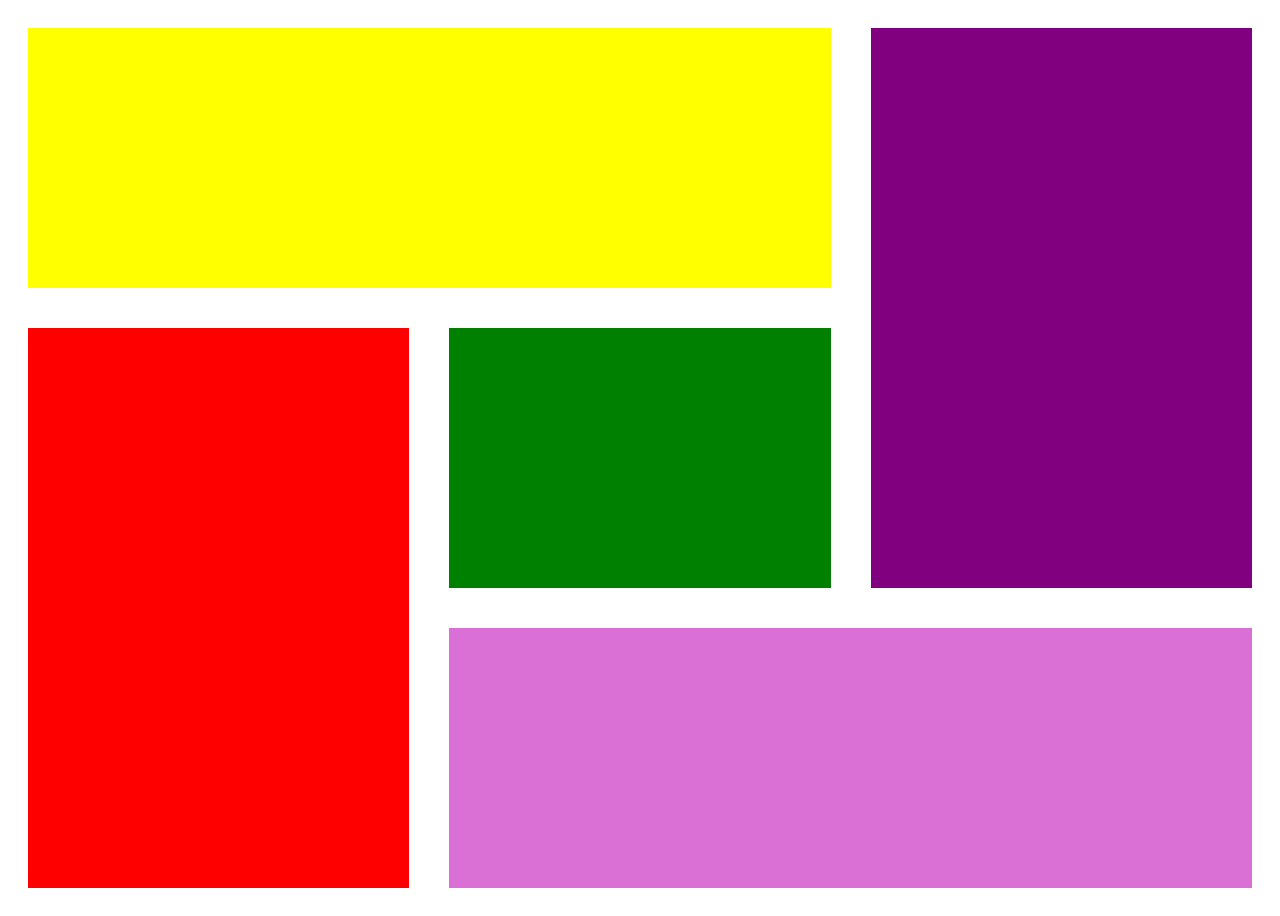
<file: gridwork/index.html>
<!DOCTYPE html>
<html lang="en">

<head>
  <meta charset="UTF-8">
  <meta http-equiv="X-UA-Compatible" content="IE=edge">
  <meta name="viewport" content="width=device-width, initial-scale=1.0">
  <title>Document</title>

  <link rel="stylesheet" href="style.css">
</head>

<body>

  <div class="yellow"></div>
  <div class="purple"></div>
  <div class="green"></div>
  <div class="red"></div>
  <div class="orchid"></div>

</body>

</html>
</file>
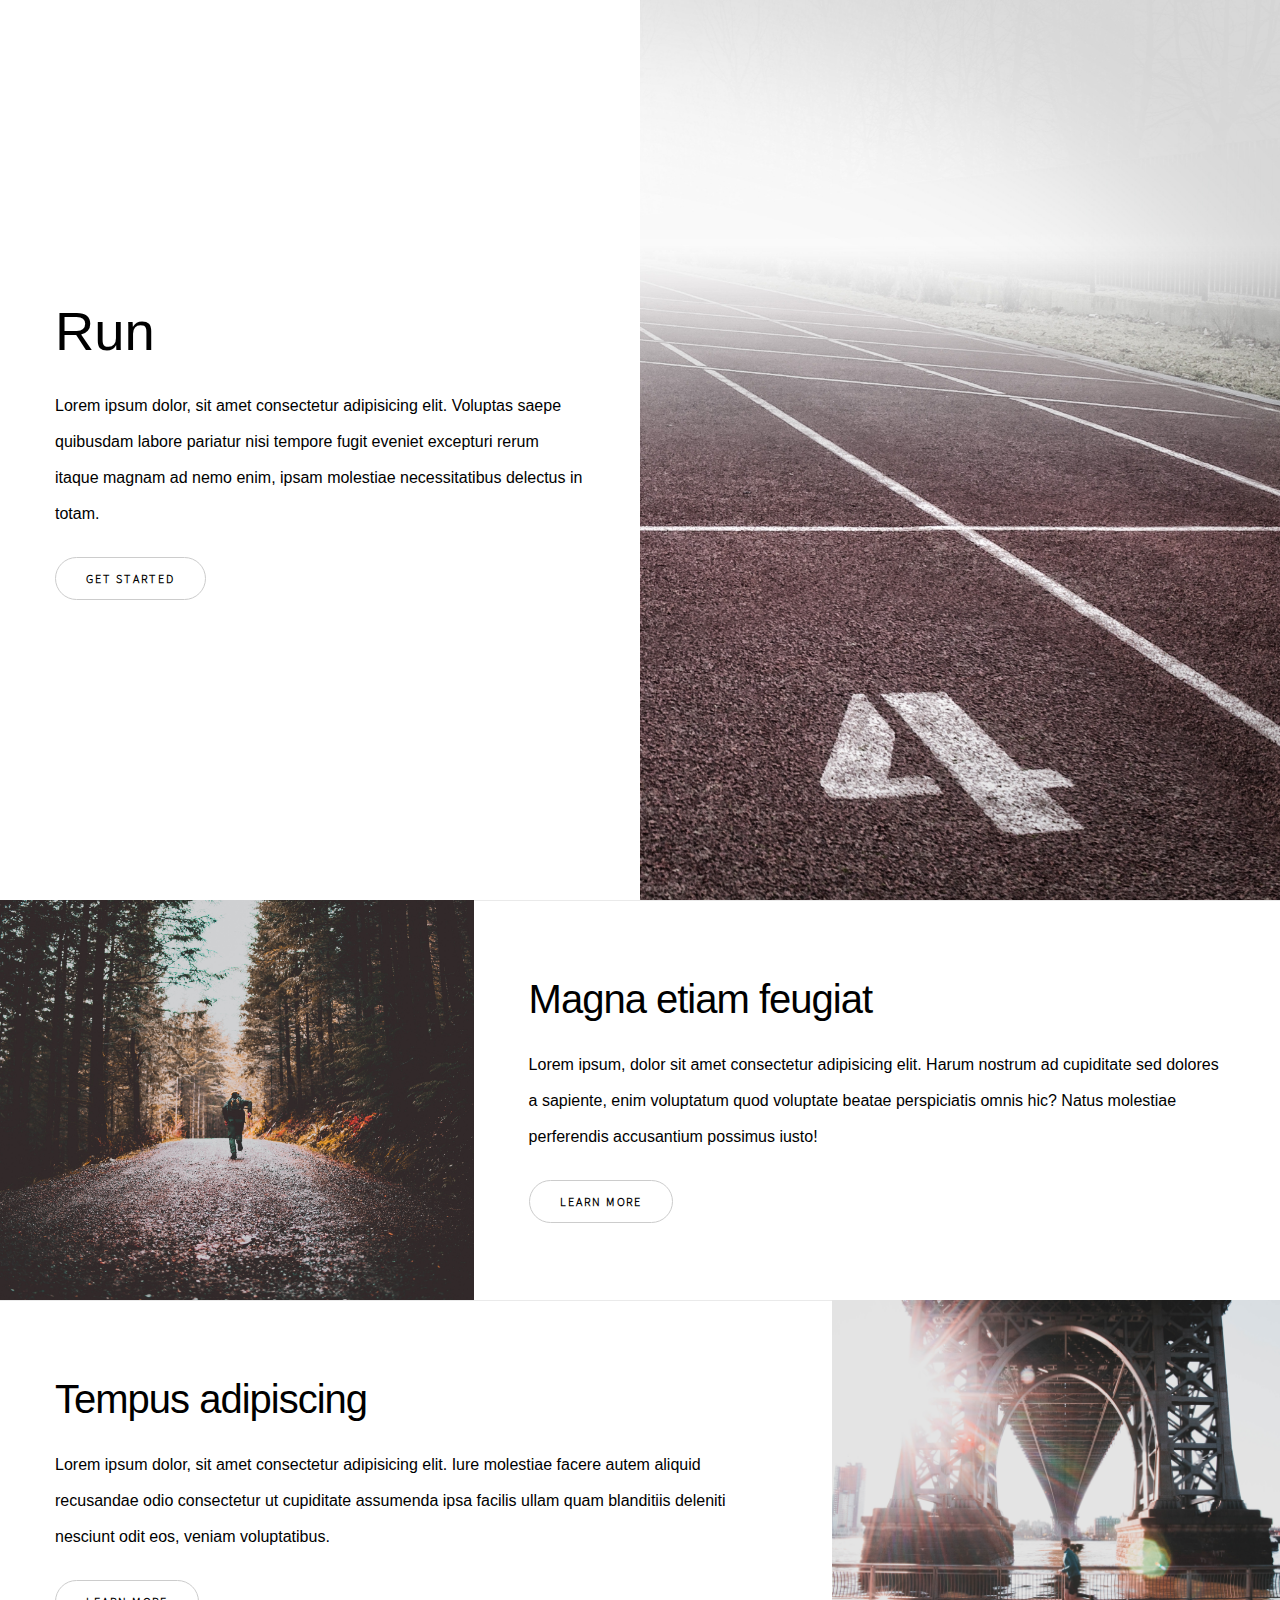
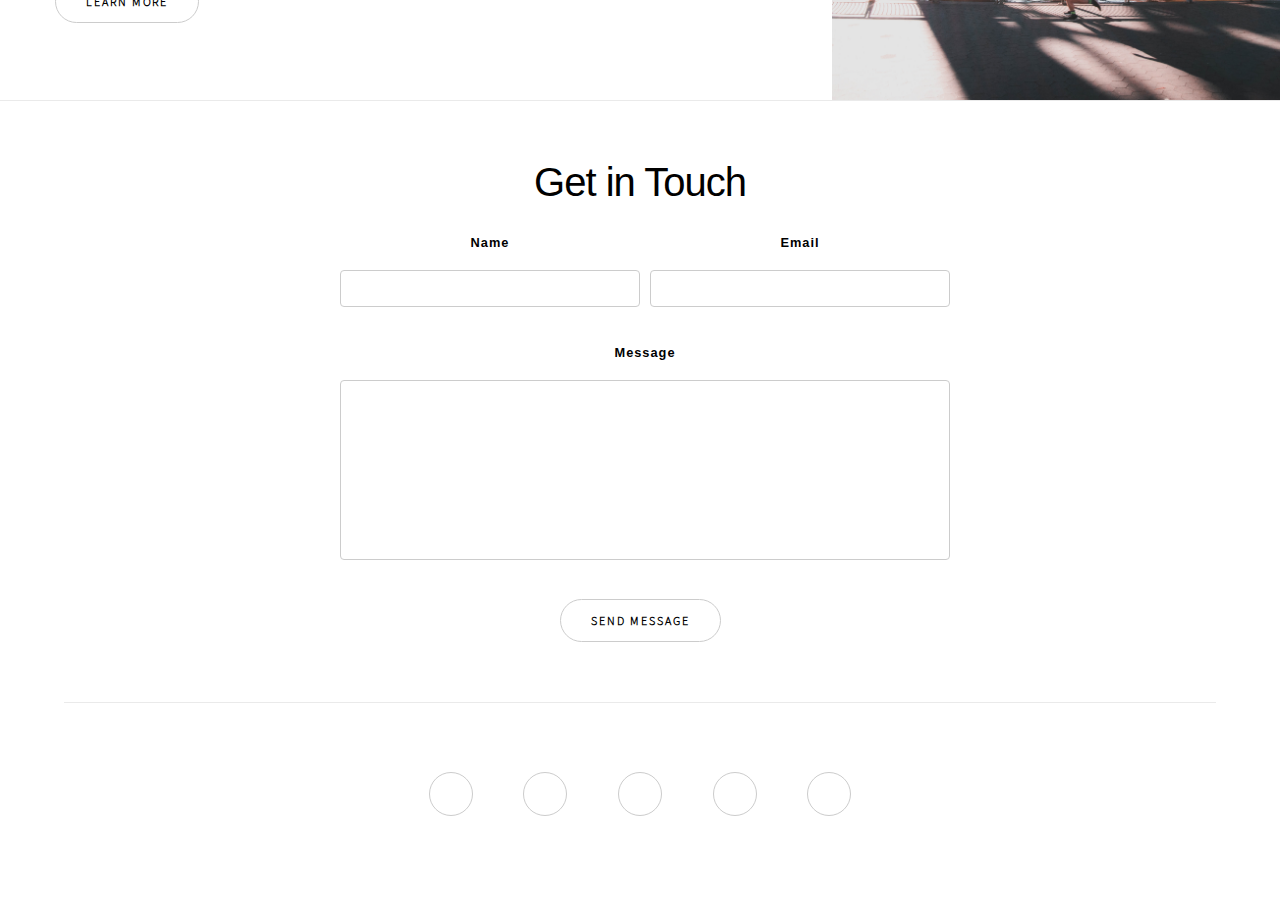
<file: integration-run-master/index.html>
<html lang="en">
<head>
    <meta charset="UTF-8">
    <meta http-equiv="X-UA-Compatible" content="IE=edge">
    <meta name="viewport" content="width=device-width, initial-scale=1.0">
    <link rel="stylesheet" href="./style.css">
    <title>Run</title>

    <link rel="stylesheet" href="https://cdnjs.cloudflare.com/ajax/libs/font-awesome/6.3.0/css/all.min.css" integrity="sha512-SzlrxWUlpfuzQ+pcUCosxcglQRNAq/DZjVsC0lE40xsADsfeQoEypE+enwcOiGjk/bSuGGKHEyjSoQ1zVisanQ==" crossorigin="anonymous" referrerpolicy="no-referrer" />
</head>
<body>
    <header>

        <div class="container">
            <div>   
                <h1>Run</h1>
                <p>
                    Lorem ipsum dolor, sit amet consectetur adipisicing elit. Voluptas saepe quibusdam labore pariatur nisi tempore fugit eveniet excepturi rerum itaque magnam ad nemo enim, ipsam molestiae necessitatibus delectus in totam.
                </p>
                <button>get started</button>
            </div>
        </div>
        <div class="img-banner"></div>       
    </header>
        <section class="section-1">
            <div class="img"></div>
            <div class="container">
                <div>
                    <h2>Magna etiam feugiat</h2>
                    <p>Lorem ipsum, dolor sit amet consectetur adipisicing elit. Harum nostrum ad cupiditate sed dolores a sapiente, enim voluptatum quod voluptate beatae perspiciatis omnis hic? Natus molestiae perferendis accusantium possimus iusto!</p>
                    <button>learn more</button>
                </div>
            </div>
        </section>
        <section class="section-2">
            <div class="container">
                <div>
                    <h2>Tempus adipiscing</h2>
                    <p>Lorem ipsum dolor, sit amet consectetur adipisicing elit. Iure molestiae facere autem aliquid recusandae odio consectetur ut cupiditate assumenda ipsa facilis ullam quam blanditiis deleniti nesciunt odit eos, veniam voluptatibus.</p>
                    <button>learn more</button>
                </div>
            </div>
            <div class="img"></div>
    </section>
        <section class="contact">
            <h2>Get in Touch</h2>
            <form method="post" action="#">
                <div class="form-grid">
                    <div>
                        <label for="name">Name</label>
                        <input type="text" id="name" />
                    </div>
                    <div>
                        <label for="email">Email</label>
                        <input type="text" id="email" />
                    </div>
                    <div class="textarea">
                        <label for="message">Message</label>
                        <textarea id="message"></textarea>
                    </div>
                </div>
                <input type="submit" class="button" value="Send Message" />
                </form>
        </section>
        <footer>
            <ul>
                <li>
                    <a href="#"><i class="fa-brands fa-twitter"></i></a>
                </li>
                <li>
                    <a href="#"><i class="fa-brands fa-facebook-f"></i></a>
                </li>
                <li>
                    <a href="#"><i class="fa-brands fa-instagram"></i></a>
                </li>
                <li>
                    <a href="#"><i class="fa-brands fa-linkedin-in"></i></a>
                </li>
                <li>
                    <a href="#"><i class="fa-regular fa-envelope"></i></a>
                </li>
            </ul>
        </footer>
</body>
</html>
</file>
<file: gridwork/style.css>
div {
  margin: 20px;
}

body {
  min-height: 100vh;
  display: grid;
  grid-template-columns: 
  1fr 1fr 1fr;
  grid-template-rows: 
  1fr 1fr 1fr;
  grid-template-areas: 
  "iy iy ip"
  "ir ig ip"
  "ir io io"

  /* "ip ip ip"; */
  
}

div:nth-child(1) {
  grid-area: iy;
  background: yellow;
}
div:nth-child(2) {
  grid-area: ip;
  background: purple;
}
div:nth-child(3) {
  grid-area: ig;
  background: green;
}
div:nth-child(4) {
  grid-area: ir ;
  background: red;
}
div:nth-child(5) {
  grid-area: io;
  background: orchid;
}
</file>
<file: integration-run-master/style.css>
@font-face {
    font-family: "Source Sans Pro";
    src: url(./fonts/SourceSansPro-Light.ttf)
}

/* *************** Global **************** */

* {
    margin: 0;
    padding: 0;
    box-sizing: border-box;
    list-style-type: none;
    outline: none;
}

h1 {
    font-size: 3.4rem;
    font-weight: 200;
}

h2 {
    font-size: 2.5rem;
    font-weight: 500;
    letter-spacing: -1px;
}

a:visited {
    color: black;
    text-decoration: none;
}

p {
    line-height: 36px;
    margin: 25px 0;
}
button, .button {
    border: 1px solid #ccc;
    background: transparent;
    border-radius: 50px;
    padding: 13px 30px;
    display: inline-block;
    text-transform: uppercase;
    letter-spacing: 2px;
    cursor: pointer;
    font: 700 0.75rem "Source Sans Pro";
}

a:hover, button:hover, input[type="submit"]:hover {
    border: 1px solid skyblue;
    color: skyblue;
}

.container {
    display: flex;
    justify-content: center;
    align-items: center;
    padding: 55px;
}
.section-1, .section-2, .contact {
    box-shadow: inset 0 1px 0 rgba(0, 0, 0, 0.082);
}
/* ******************************************** */

body {
    font-family: "Souce Sans Pro", sans-serif;
}
header {
    min-height: 100vh;
    display: grid;
    grid-template-columns: 50% 50%;
}

.img-banner {
    background: url(./img/banner.jpg) right/cover;
}

/* *********************** SECTION 1 ************************ */

.section-1 {
    display: grid;
    grid-template-columns: 37% 63%;
    min-height: 400px;
}

.section-1 .img {
    background: url(./img/img-left.jpg) center/cover;
}
.section-2 {
    display: grid;
    grid-template-columns: 65% 35%;
    min-height: 400px;
}
.section-2 .img {
    background: url(./img/img-right.jpg) center/cover;
}

/* ********************* CONTACT ************************* */

.contact {
    text-align: center;
    padding: 60px 0;
}

.form-grid {
    grid-template-columns: 50% 50%;
    grid-template-rows: 100px 224px;
    grid-template-areas: 
    "input1 input2"
    "texta texta";
    width: 85%;
    margin: 30px auto;
    max-width: 600px;
    gap: 10px;
    display: grid;
}

.textarea {
    grid-area: texta;
}
label {
    font-weight: 600;
    font-size: 0.8rem;
    letter-spacing: 1px;
}

input[type="text"], textarea {
    width: 100%;
    margin: 20px 0 40px;
    border-radius: 4px;
    border: 1px solid #ccc;
    padding: 10px;
    transition: 0.2s;
}

input[type="text"]:focus, textarea:focus {
    outline: 2px solid skyblue;
}
textarea {
    resize: none;
    height: 180px;
}

/* ******************** FOOTER ******************** */
footer {
    padding: 70px 0 90px;
    position: relative;
}
footer::before{
    content: "";
    position: absolute;
    width: 90%;
    height: 1px;
    background: rgba(0, 0, 0, 0.082);
    left: 50%;
    transform: translateX(-50%);
    top: 0;
}

footer ul {
    display: flex;
    justify-content: space-between;
    width: 33%;
    margin: 0 auto;
    min-width: 300px;
}

footer a {
    display: flex;
    border: 1px solid #ccc;
    border-radius: 50px;
    justify-content: center;
    align-items: center;
    width: 44px;
    height: 44px;
    transition: 0.3s;
    text-decoration: none;
}

@media screen and (max-width:650px) {
    header, .section-1, .section-2, .contact {
        display: block;
    }
    header { 
        height: auto;
    }
    header .img-banner {
        height: 50vh;
        margin-top: 30px;
    }
    .container {
        padding: 15px;
    }
    footer ul {
        min-width: 200px;
    }
    footer a {
        width: 30px;
        height: 30px;
    }
    footer i {
        font-size: 0.7em;
    }
}
</file>
